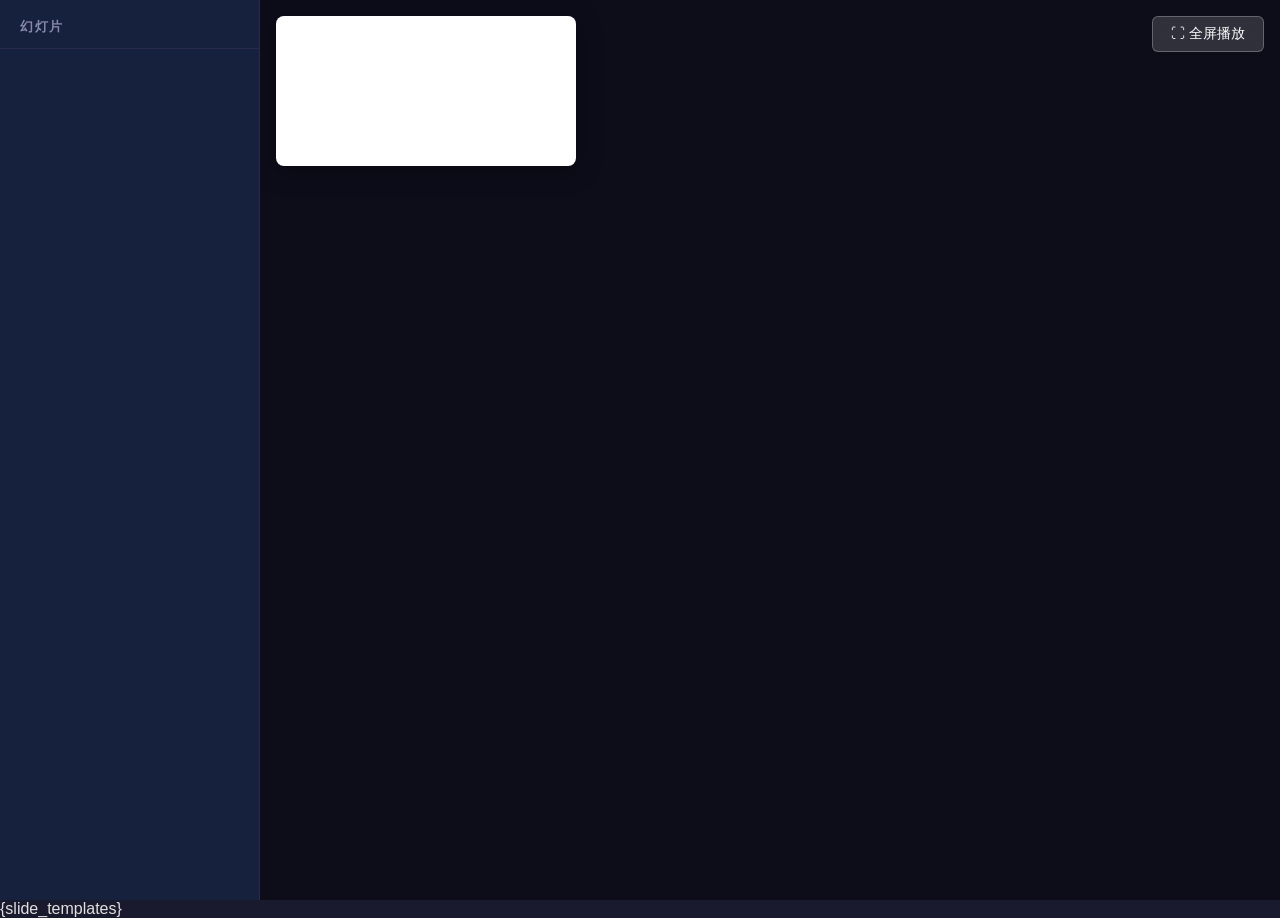
<file: resource/ppt_templates/ppt_viewer.html>
<!DOCTYPE html>
<html lang="zh-CN">
<head>
<meta charset="UTF-8">
<meta name="viewport" content="width=device-width, initial-scale=1.0">
<title>PPT 播放器</title>
<style>
  * { margin: 0; padding: 0; box-sizing: border-box; }

  body {
    font-family: "Noto Sans SC", "Source Han Sans SC", "PingFang SC", "Microsoft YaHei", "Segoe UI", sans-serif;
    background: #1a1a2e;
    color: #e0e0e0;
    overflow: hidden;
    height: 100vh;
  }

  /* ===== App layout ===== */
  .app {
    display: flex;
    height: 100vh;
  }

  /* ===== Sidebar ===== */
  .sidebar {
    width: 260px;
    min-width: 260px;
    background: #16213e;
    overflow-y: auto;
    padding: 0 0 16px;
    border-right: 1px solid #2a2a4e;
  }

  .sidebar-header {
    padding: 18px 20px 12px;
    font-size: 13px;
    font-weight: 600;
    color: #8888aa;
    text-transform: uppercase;
    letter-spacing: 1.5px;
    border-bottom: 1px solid #2a2a4e;
    position: sticky;
    top: 0;
    background: #16213e;
    z-index: 1;
  }

  #navList {
    display: flex;
    flex-direction: column;
    align-items: center;
    gap: 10px;
    padding: 14px 0;
  }

  .nav-item {
    width: 200px;
    height: 200px;
    display: flex;
    flex-direction: column;
    align-items: center;
    justify-content: center;
    cursor: pointer;
    color: #333;
    font-size: 14px;
    transition: background 0.15s, color 0.15s, border-color 0.15s;
    border: 2px solid #ddd;
    border-radius: 10px;
    user-select: none;
    text-align: center;
    padding: 12px;
    gap: 8px;
    background: #f5f5f5;
  }

  .nav-item:hover {
    background: #eaeaea;
    border-color: #bbb;
  }

  .nav-item.active {
    background: #e8f0fe;
    color: #1a1a1a;
    border-color: #3498db;
  }

  .nav-item .nav-index {
    color: #999;
    font-size: 12px;
  }

  .nav-item.active .nav-index {
    color: #3498db;
  }

  .nav-item .nav-title {
    overflow: hidden;
    text-overflow: ellipsis;
    display: -webkit-box;
    -webkit-line-clamp: 4;
    -webkit-box-orient: vertical;
    line-height: 1.4;
    word-break: break-all;
  }

  /* ===== Main area ===== */
  .main {
    flex: 1;
    position: relative;
    background: #0d0d1a;
    overflow: hidden;
    padding: 16px;
  }

  #previewFrame {
    border: none;
    background: #fff;
    border-radius: 8px;
    box-shadow: 0 4px 24px rgba(0, 0, 0, 0.4);
  }

  /* ===== Player modal (fullscreen layer, identical to online player) ===== */
  .player-modal {
    display: none;
  }

  .player-frame {
    width: 100%;
    height: 100%;
    border: none;
    background: #000;
  }

  /* ===== Fullscreen button ===== */
  .fullscreen-btn {
    position: absolute;
    top: 16px;
    right: 16px;
    z-index: 100;
    background: rgba(255, 255, 255, 0.15);
    color: #fff;
    border: 1px solid rgba(255, 255, 255, 0.25);
    padding: 8px 18px;
    border-radius: 6px;
    cursor: pointer;
    font-size: 14px;
    backdrop-filter: blur(8px);
    -webkit-backdrop-filter: blur(8px);
    transition: background 0.15s, border-color 0.15s;
  }

  .fullscreen-btn:hover {
    background: rgba(255, 255, 255, 0.3);
    border-color: rgba(255, 255, 255, 0.4);
  }

  /* ===== Slide counter ===== */
  .slide-counter {
    position: absolute;
    top: 16px;
    left: 50%;
    transform: translateX(-50%);
    z-index: 100;
    color: #aaaacc;
    font-size: 13px;
    background: rgba(26, 26, 46, 0.7);
    padding: 6px 16px;
    border-radius: 20px;
    backdrop-filter: blur(8px);
    -webkit-backdrop-filter: blur(8px);
    display: none;
  }

  /* ===== Player hover zone (exit button, fullscreen mode) ===== */
  .player-hover-zone {
    position: absolute;
    top: 0;
    left: 0;
    right: 0;
    height: 40px;
    z-index: 10000;
    display: none;
    justify-content: center;
    align-items: center;
  }

  .player-hover-zone .player-exit-btn {
    opacity: 0;
    transition: opacity 0.2s;
    background: rgba(231, 76, 60, 0.8);
    color: #fff;
    border: none;
    width: 32px;
    height: 32px;
    border-radius: 50%;
    cursor: pointer;
    font-size: 18px;
    line-height: 1;
  }

  .player-hover-zone:hover .player-exit-btn {
    opacity: 1;
  }

  /* ===== Pen hover zone (right drawer, fullscreen mode) ===== */
  .pen-hover-zone {
    position: absolute;
    right: 0;
    top: 0;
    bottom: 0;
    width: 130px;
    z-index: 10001;
    display: none;
  }

  .pen-toolbar {
    position: absolute;
    right: 0;
    top: 50%;
    transform: translateY(-50%);
    display: flex;
    flex-direction: column;
    align-items: center;
    gap: 8px;
    width: 90px;
    padding: 14px 8px;
    background: rgba(26, 26, 46, 0.95);
    border: 1px solid #2a2a4e;
    border-radius: 8px 0 0 8px;
    z-index: 10002;
    opacity: 0;
    pointer-events: none;
    transition: opacity 0.2s;
  }

  .pen-hover-zone:hover .pen-toolbar {
    opacity: 1;
    pointer-events: auto;
  }

  .pen-btn {
    background: #2a2a4e;
    color: #ccc;
    border: 1px solid #3a3a6e;
    padding: 6px 10px;
    border-radius: 4px;
    cursor: pointer;
    font-size: 13px;
    white-space: nowrap;
    width: 100%;
    text-align: center;
    transition: background 0.15s;
  }

  .pen-btn:hover { background: #3a3a6e; }

  .pen-toggle-full { font-weight: 600; }

  .pen-toggle-full.active {
    background: #27ae60;
    color: #fff;
    border-color: #27ae60;
  }

  .pen-colors {
    display: flex;
    flex-direction: column;
    gap: 8px;
    padding: 2px 0;
  }

  .pen-color {
    width: 22px;
    height: 22px;
    border-radius: 50%;
    cursor: pointer;
    border: 2px solid transparent;
    transition: border-color 0.15s;
  }

  .pen-color.active { border-color: #fff; }
  .pen-color:hover { border-color: #ccc; }

  .pen-widths {
    display: flex;
    flex-direction: column;
    align-items: center;
    gap: 6px;
    padding: 2px 0;
  }

  .pen-width {
    width: 24px;
    height: 24px;
    cursor: pointer;
    border: 2px solid transparent;
    border-radius: 3px;
    position: relative;
    transition: border-color 0.15s;
    display: flex;
    align-items: center;
    justify-content: center;
  }

  .pen-width::after {
    content: "";
    display: block;
    background: #ccc;
    border-radius: 2px;
  }

  .pen-width[data-width="4"]::after  { width: 16px; height: 2px; }
  .pen-width[data-width="12"]::after { width: 16px; height: 5px; }
  .pen-width[data-width="20"]::after { width: 16px; height: 8px; }

  .pen-width.active { border-color: #fff; }
  .pen-width:hover { border-color: #ccc; }

  /* ===== Fullscreen mode overrides ===== */
  body.fullscreen .sidebar {
    display: none;
  }

  body.fullscreen #previewFrame {
    display: none;
  }

  body.fullscreen .fullscreen-btn,
  body.fullscreen .slide-counter {
    display: none;
  }

  body.fullscreen .player-modal {
    display: block;
    position: fixed;
    inset: 0;
    z-index: 9999;
    background: #000;
  }

  body.fullscreen .player-hover-zone {
    display: flex;
  }

  body.fullscreen .pen-hover-zone {
    display: block;
  }
</style>
</head>
<body>
<div class="app">
  <!-- Sidebar -->
  <aside class="sidebar" id="sidebar">
    <div class="sidebar-header">幻灯片</div>
    <div id="navList"></div>
  </aside>

  <!-- Main area -->
  <div class="main">
    <!-- Normal mode: scale to fit sidebar viewport -->
    <iframe id="previewFrame"></iframe>

    <button class="fullscreen-btn" id="fullscreenBtn">&#9974; 全屏播放</button>
    <div class="slide-counter" id="slideCounter">1 / 1</div>
  </div>
</div>

<!-- Fullscreen mode: fixed overlay layer (direct child of body, same as online player) -->
<div class="player-modal" id="playerModal">
  <div class="player-hover-zone" id="playerHoverZone">
    <button class="player-exit-btn" id="playerExitBtn">&#10005;</button>
  </div>
  <div class="pen-hover-zone" id="penHoverZone">
    <div class="pen-toolbar" id="penToolbar">
      <button class="pen-btn pen-toggle-full" id="penToggle">荧光笔</button>
      <div class="pen-colors" id="penColors">
        <span class="pen-color active" data-color="yellow" style="background:#f1c40f"></span>
        <span class="pen-color" data-color="red" style="background:#e74c3c"></span>
        <span class="pen-color" data-color="blue" style="background:#3498db"></span>
        <span class="pen-color" data-color="green" style="background:#2ecc71"></span>
        <span class="pen-color" data-color="black" style="background:#000;border:1px solid #555"></span>
        <span class="pen-color" data-color="white" style="background:#fff;border:1px solid #555"></span>
      </div>
      <div class="pen-widths" id="penWidths">
        <span class="pen-width" data-width="4" title="细"></span>
        <span class="pen-width active" data-width="12" title="中"></span>
        <span class="pen-width" data-width="20" title="粗"></span>
      </div>
      <button class="pen-btn" id="penClearPage">清除当前</button>
      <button class="pen-btn" id="penClearAll">全部清除</button>
      <button class="pen-btn" id="penUndo">撤销</button>
    </div>
  </div>
  <iframe id="playerFrame" class="player-frame"></iframe>
</div>

<!-- Slide templates: backend inserts <script type="text/html" id="slide-N"> blocks below -->
{slide_templates}

<script>
(function () {
  "use strict";

  // ===== Slide metadata (backend replaces {slides_json}) =====
  var SLIDES = {slides_json};

  // ===== Slide original size (backend replaces {slide_size}) =====
  var SLIDE_SIZE = {slide_size};

  var $ = function (s) { return document.querySelector(s); };

  // ===== State =====
  var _playerCurrent = 0;
  var _penActive = false;
  var _penColor = "yellow";
  var _penWidth = 12;
  var _isFullscreen = false;
  var _PEN_COLORS = {
    yellow: "rgba(241,196,15,0.35)",
    red: "rgba(231,76,60,0.35)",
    blue: "rgba(52,152,219,0.35)",
    green: "rgba(46,204,113,0.35)",
    black: "rgba(0,0,0,0.4)",
    white: "rgba(255,255,255,0.45)"
  };
  // Strokes only live within a single fullscreen session — cleared on enter/exit
  var _strokesMap = {};

  // ===== Helpers =====
  function _currentSlideIndex() {
    var sl = SLIDES[_playerCurrent];
    return sl ? sl.index : -1;
  }

  function _getSlideSrcdoc(i) {
    var sl = SLIDES[i];
    if (!sl) return "";
    var tpl = document.getElementById("slide-" + sl.index);
    return tpl ? tpl.textContent : "";
  }

  function _savePenStrokes() {
    var idx = _currentSlideIndex();
    if (idx < 0) return;
    try {
      var w = $("#playerFrame").contentWindow;
      if (w && w.__penGetStrokes) {
        _strokesMap[idx] = w.__penGetStrokes();
      }
    } catch (_) {}
  }

  function _callPen(method) {
    try {
      var w = $("#playerFrame").contentWindow;
      if (w && w.__pen) { w.__pen(method); }
    } catch (_) {}
  }

  // ===== Pen canvas injection — ONLY for #playerFrame (fullscreen iframe) =====
  function _injectPenCanvas() {
    try {
      var frame = $("#playerFrame");
      var win = frame.contentWindow;
      var doc = frame.contentDocument;
      if (!doc || !doc.body) return;

      // Hide scrollbar
      var style = doc.querySelector("#pen-scrollbar-style");
      if (!style) {
        style = doc.createElement("style");
        style.id = "pen-scrollbar-style";
        style.textContent = "html{scrollbar-width:none;-ms-overflow-style:none}html::-webkit-scrollbar{display:none}";
        doc.head.appendChild(style);
      }

      // Remove old canvas
      var old = doc.querySelector("#pen-canvas");
      if (old) old.remove();

      var canvas = doc.createElement("canvas");
      canvas.id = "pen-canvas";
      canvas.style.cssText = "position:absolute;top:0;left:0;z-index:9999;pointer-events:none;";
      doc.body.appendChild(canvas);

      var ctx = canvas.getContext("2d");
      var PEN_COLOR = _PEN_COLORS[_penColor] || "rgba(241,196,15,0.35)";
      var PEN_WIDTH = _penWidth || 12;
      var isDrawing = false;
      var strokes = [];
      var curStroke = null;
      var epsilon = 2;

      function resize() {
        canvas.width = doc.documentElement.scrollWidth || win.innerWidth;
        canvas.height = doc.documentElement.scrollHeight || win.innerHeight;
        canvas.style.width = canvas.width + "px";
        canvas.style.height = canvas.height + "px";
      }
      resize();
      win.addEventListener("resize", resize);

      function redraw() {
        ctx.clearRect(0, 0, canvas.width, canvas.height);
        ctx.lineCap = "round";
        ctx.lineJoin = "round";
        for (var i = 0; i < strokes.length; i++) {
          var s = strokes[i];
          var pts = s.points || s;
          if (pts.length < 2) continue;
          ctx.beginPath();
          ctx.strokeStyle = s.color || PEN_COLOR;
          ctx.lineWidth = s.width || PEN_WIDTH;
          ctx.moveTo(pts[0].x, pts[0].y);
          for (var j = 1; j < pts.length; j++) ctx.lineTo(pts[j].x, pts[j].y);
          ctx.stroke();
        }
      }

      win.__penGetStrokes = function () { return strokes; };
      win.__pen = function (cmd) {
        if (cmd === "enable") {
          canvas.style.pointerEvents = "auto";
        } else if (cmd === "disable") {
          canvas.style.pointerEvents = "none";
        } else if (cmd === "clear_page") {
          strokes = [];
          ctx.clearRect(0, 0, canvas.width, canvas.height);
        } else if (cmd === "undo") {
          strokes.pop();
          redraw();
        } else if (cmd && cmd.indexOf("set_color:") === 0) {
          var c = cmd.slice(10);
          PEN_COLOR = _PEN_COLORS[c] || PEN_COLOR;
        } else if (cmd && cmd.indexOf("set_width:") === 0) {
          PEN_WIDTH = parseInt(cmd.slice(10), 10) || PEN_WIDTH;
        } else if (cmd === "restore") {
          var idx = _currentSlideIndex();
          if (idx >= 0) {
            strokes = _strokesMap[idx] || [];
            redraw();
          }
        }
      };

      // Forward keydown from iframe to parent
      win.addEventListener("keydown", function (e) {
        if (e.key === "ArrowLeft") { e.preventDefault(); playerPrev(); }
        else if (e.key === "ArrowRight") { e.preventDefault(); playerNext(); }
        else if (e.key === "Escape") { e.preventDefault(); exitPlayer(); }
        else if (e.key === "p" || e.key === "P") {
          e.preventDefault();
          togglePen();
        } else if (e.key === "c" || e.key === "C") {
          e.preventDefault();
          clearCurrentPage();
        }
      });

      // Mouse drawing
      canvas.addEventListener("mousedown", function (e) {
        if (!isDrawing) {
          isDrawing = true;
          var s = { points: [{ x: e.pageX, y: e.pageY }], color: PEN_COLOR, width: PEN_WIDTH };
          strokes.push(s);
          curStroke = s;
        }
      });
      canvas.addEventListener("mousemove", function (e) {
        if (!isDrawing) return;
        var pts = curStroke.points;
        var p = { x: e.pageX, y: e.pageY };
        var last = pts[pts.length - 1];
        var dx = p.x - last.x, dy = p.y - last.y;
        if (dx * dx + dy * dy < epsilon * epsilon) return;
        pts.push(p);
        redraw();
      });
      canvas.addEventListener("mouseup", function () { isDrawing = false; _savePenStrokes(); });
      canvas.addEventListener("mouseleave", function () { if (isDrawing) { isDrawing = false; _savePenStrokes(); } });

      // Restore strokes for current slide
      var idx = _currentSlideIndex();
      if (idx >= 0 && _strokesMap[idx]) {
        strokes = _strokesMap[idx];
        redraw();
      }
      if (_penActive) { canvas.style.pointerEvents = "auto"; }
    } catch (_) { /* ignore */ }
  }

  // ===== Fit previewFrame to container (NORMAL MODE ONLY) =====
  // Fullscreen mode uses CSS: player-frame { width:100%; height:100% } — no scale needed.
  function fitFrame() {
    if (_isFullscreen) return; // Fullscreen: CSS 100%/100% handles it

    var container = $(".main");
    var style = getComputedStyle(container);
    var cw = container.clientWidth - parseFloat(style.paddingLeft) - parseFloat(style.paddingRight);
    var ch = container.clientHeight - parseFloat(style.paddingTop) - parseFloat(style.paddingBottom);
    var sw = SLIDE_SIZE.width;
    var sh = SLIDE_SIZE.height;

    var ratio = Math.min(cw / sw, ch / sh);
    var scaledW = sw * ratio;
    var scaledH = sh * ratio;
    var offsetX = (cw - scaledW) / 2;
    var offsetY = (ch - scaledH) / 2;

    var frame = $("#previewFrame");
    frame.style.width = sw + "px";
    frame.style.height = sh + "px";
    frame.style.transformOrigin = "top left";
    frame.style.transform = "translate(" + offsetX + "px," + offsetY + "px) scale(" + ratio + ")";
  }

  // ===== Fit playerFrame to screen (FULLSCREEN MODE ONLY) =====
  // For 9:16 portrait slides on landscape screens, we need explicit scale
  // to show the full slide without cropping (same as online player behavior).
  function fitPlayerFrame() {
    if (!_isFullscreen) return;

    var cw = window.innerWidth;
    var ch = window.innerHeight;
    var sw = SLIDE_SIZE.width;
    var sh = SLIDE_SIZE.height;

    var ratio = Math.min(cw / sw, ch / sh);
    var scaledW = sw * ratio;
    var scaledH = sh * ratio;
    var offsetX = (cw - scaledW) / 2;
    var offsetY = (ch - scaledH) / 2;

    var frame = $("#playerFrame");
    frame.style.width = sw + "px";
    frame.style.height = sh + "px";
    frame.style.transformOrigin = "top left";
    frame.style.transform = "translate(" + offsetX + "px," + offsetY + "px) scale(" + ratio + ")";
  }

  // ===== Slide navigation — syncs BOTH iframes =====
  function showSlide(i) {
    if (i < 0 || i >= SLIDES.length) return;
    _savePenStrokes();
    _playerCurrent = i;
    var html = _getSlideSrcdoc(i);

    // Always update previewFrame (normal mode)
    $("#previewFrame").srcdoc = html;

    // Update playerFrame if currently in fullscreen (or preload for fast switch)
    if (_isFullscreen) {
      var pf = $("#playerFrame");
      pf.srcdoc = html;
      pf.addEventListener("load", function onSlideLoad() {
        pf.removeEventListener("load", onSlideLoad);
        fitPlayerFrame();
      });
    }

    updateNavActive();
    updateCounter();
  }

  function playerPrev() {
    if (_playerCurrent > 0) showSlide(_playerCurrent - 1);
  }
  function playerNext() {
    if (_playerCurrent < SLIDES.length - 1) showSlide(_playerCurrent + 1);
  }

  // ===== Sidebar =====
  function buildSidebar() {
    var list = $("#navList");
    list.innerHTML = "";
    for (var i = 0; i < SLIDES.length; i++) {
      (function (idx) {
        var sl = SLIDES[idx];
        var item = document.createElement("div");
        item.className = "nav-item" + (idx === 0 ? " active" : "");
        item.dataset.idx = idx;
        var title = sl.title || ("第" + (idx + 1) + "页");
        var spanIdx = document.createElement("span");
        spanIdx.className = "nav-index";
        spanIdx.textContent = (idx + 1);
        var spanTitle = document.createElement("span");
        spanTitle.className = "nav-title";
        spanTitle.textContent = title;
        item.appendChild(spanIdx);
        item.appendChild(spanTitle);
        item.addEventListener("click", function () { showSlide(idx); });
        list.appendChild(item);
      })(i);
    }
  }

  function updateNavActive() {
    var items = document.querySelectorAll(".nav-item");
    for (var i = 0; i < items.length; i++) {
      if (parseInt(items[i].dataset.idx, 10) === _playerCurrent) {
        items[i].classList.add("active");
      } else {
        items[i].classList.remove("active");
      }
    }
  }

  function updateCounter() {
    $("#slideCounter").textContent = (_playerCurrent + 1) + " / " + SLIDES.length;
  }

  // ===== Fullscreen mode =====
  function enterFullscreen() {
    // 1. Reset fullscreen-session strokes — user confirmed drawing is cleared on enter
    _strokesMap = {};
    _penActive = false;
    _updatePenToggleUI();

    // 2. CSS: show player-modal (fixed inset 0), hide sidebar + previewFrame
    _isFullscreen = true;
    document.body.classList.add("fullscreen");

    // 3. Sync current slide into playerFrame
    var frame = $("#playerFrame");
    frame.srcdoc = _getSlideSrcdoc(_playerCurrent);
    // After iframe loads, scale it to fit the screen (handles 9:16 portrait → landscape)
    frame.addEventListener("load", function onFitLoad() {
      frame.removeEventListener("load", onFitLoad);
      fitPlayerFrame();
    });

    // 4. Try browser Fullscreen API — 对 #playerModal 全屏（和在线播放器一致）
    var el = $("#playerModal");
    if (el.requestFullscreen) {
      el.requestFullscreen().catch(function () {});
    } else if (el.webkitRequestFullscreen) {
      el.webkitRequestFullscreen();
    }
  }

  function exitPlayer() {
    _savePenStrokes();
    // 1. Clear all strokes — user confirmed drawing does not persist back to normal mode
    _strokesMap = {};
    _penActive = false;
    _updatePenToggleUI();

    // 2. CSS: return to normal mode layout
    _isFullscreen = false;
    document.body.classList.remove("fullscreen");

    // 3. Clear playerFrame scale transform
    var pf = $("#playerFrame");
    pf.style.transform = "";
    pf.style.width = "";
    pf.style.height = "";

    // 4. Exit browser Fullscreen API if active
    if (document.fullscreenElement) {
      document.exitFullscreen().catch(function () {});
    } else if (document.webkitFullscreenElement) {
      document.webkitExitFullscreen();
    }

    // 5. Re-fit previewFrame after layout returns
    fitFrame();
  }

  // ===== Pen toolbar actions =====
  function _updatePenToggleUI() {
    var btn = $("#penToggle");
    if (_penActive) { btn.classList.add("active"); }
    else { btn.classList.remove("active"); }
  }

  function togglePen() {
    _penActive = !_penActive;
    _updatePenToggleUI();
    _callPen(_penActive ? "enable" : "disable");
  }

  function clearCurrentPage() {
    var idx = _currentSlideIndex();
    if (idx >= 0) { _strokesMap[idx] = []; }
    _callPen("clear_page");
  }

  // ===== Init =====
  function init() {
    if (!SLIDES || !SLIDES.length) return;

    buildSidebar();

    // previewFrame load → fit for normal mode layout
    $("#previewFrame").addEventListener("load", function () {
      fitFrame();
    });

    // playerFrame load → inject pen canvas (fullscreen only)
    $("#playerFrame").addEventListener("load", function () {
      _injectPenCanvas();
    });

    // Initial slide — 从 URL ?slide=N 读取初始页（1-based），默认第 1 页
    var _initialSlide = 0;
    try {
      var params = new URLSearchParams(window.location.search);
      var s = parseInt(params.get("slide"), 10);
      if (!isNaN(s) && s >= 1 && s <= SLIDES.length) {
        _initialSlide = s - 1;
      }
    } catch (_) {}
    setTimeout(function () {
      showSlide(_initialSlide);
      fitFrame();
    }, 0);

    // Fullscreen button
    $("#fullscreenBtn").addEventListener("click", enterFullscreen);

    // Exit button (top hover zone)
    $("#playerExitBtn").addEventListener("click", exitPlayer);

    // Pen toggle
    $("#penToggle").addEventListener("click", togglePen);

    // Color picker
    var colorEls = document.querySelectorAll("#penColors .pen-color");
    for (var i = 0; i < colorEls.length; i++) {
      (function (el) {
        el.addEventListener("click", function () {
          for (var j = 0; j < colorEls.length; j++) colorEls[j].classList.remove("active");
          el.classList.add("active");
          _penColor = el.dataset.color;
          _callPen("set_color:" + _penColor);
        });
      })(colorEls[i]);
    }

    // Width picker
    var widthEls = document.querySelectorAll("#penWidths .pen-width");
    for (var k = 0; k < widthEls.length; k++) {
      (function (el) {
        el.addEventListener("click", function () {
          for (var j = 0; j < widthEls.length; j++) widthEls[j].classList.remove("active");
          el.classList.add("active");
          _penWidth = parseInt(el.dataset.width, 10);
          _callPen("set_width:" + _penWidth);
        });
      })(widthEls[k]);
    }

    // Clear page
    $("#penClearPage").addEventListener("click", clearCurrentPage);

    // Clear all
    $("#penClearAll").addEventListener("click", function () {
      _strokesMap = {};
      _callPen("clear_page");
    });

    // Undo
    $("#penUndo").addEventListener("click", function () {
      var idx = _currentSlideIndex();
      if (idx >= 0 && _strokesMap[idx] && _strokesMap[idx].length > 0) {
        _strokesMap[idx].pop();
        _callPen("undo");
      }
    });

    // Keyboard controls (parent window)
    window.addEventListener("keydown", function (e) {
      if (e.key === "ArrowLeft" && _isFullscreen) { e.preventDefault(); playerPrev(); }
      else if (e.key === "ArrowRight" && _isFullscreen) { e.preventDefault(); playerNext(); }
      else if (e.key === "Escape" && _isFullscreen) { e.preventDefault(); exitPlayer(); }
      else if ((e.key === "p" || e.key === "P") && _isFullscreen) {
        e.preventDefault();
        togglePen();
      } else if ((e.key === "c" || e.key === "C") && _isFullscreen) {
        e.preventDefault();
        clearCurrentPage();
      }
    });

    // Fullscreen API change event — sync CSS state when user exits via browser
    document.addEventListener("fullscreenchange", function () {
      if (!document.fullscreenElement && _isFullscreen) {
        exitPlayer();
      }
    });
    document.addEventListener("webkitfullscreenchange", function () {
      if (!document.webkitFullscreenElement && _isFullscreen) {
        exitPlayer();
      }
    });

    // Window resize → normal mode refit previewFrame, fullscreen refit playerFrame
    window.addEventListener("resize", function () {
      if (_isFullscreen) {
        fitPlayerFrame();
      } else {
        fitFrame();
      }
    });
  }

  init();
})();
</script>
</body>
</html>
</file>
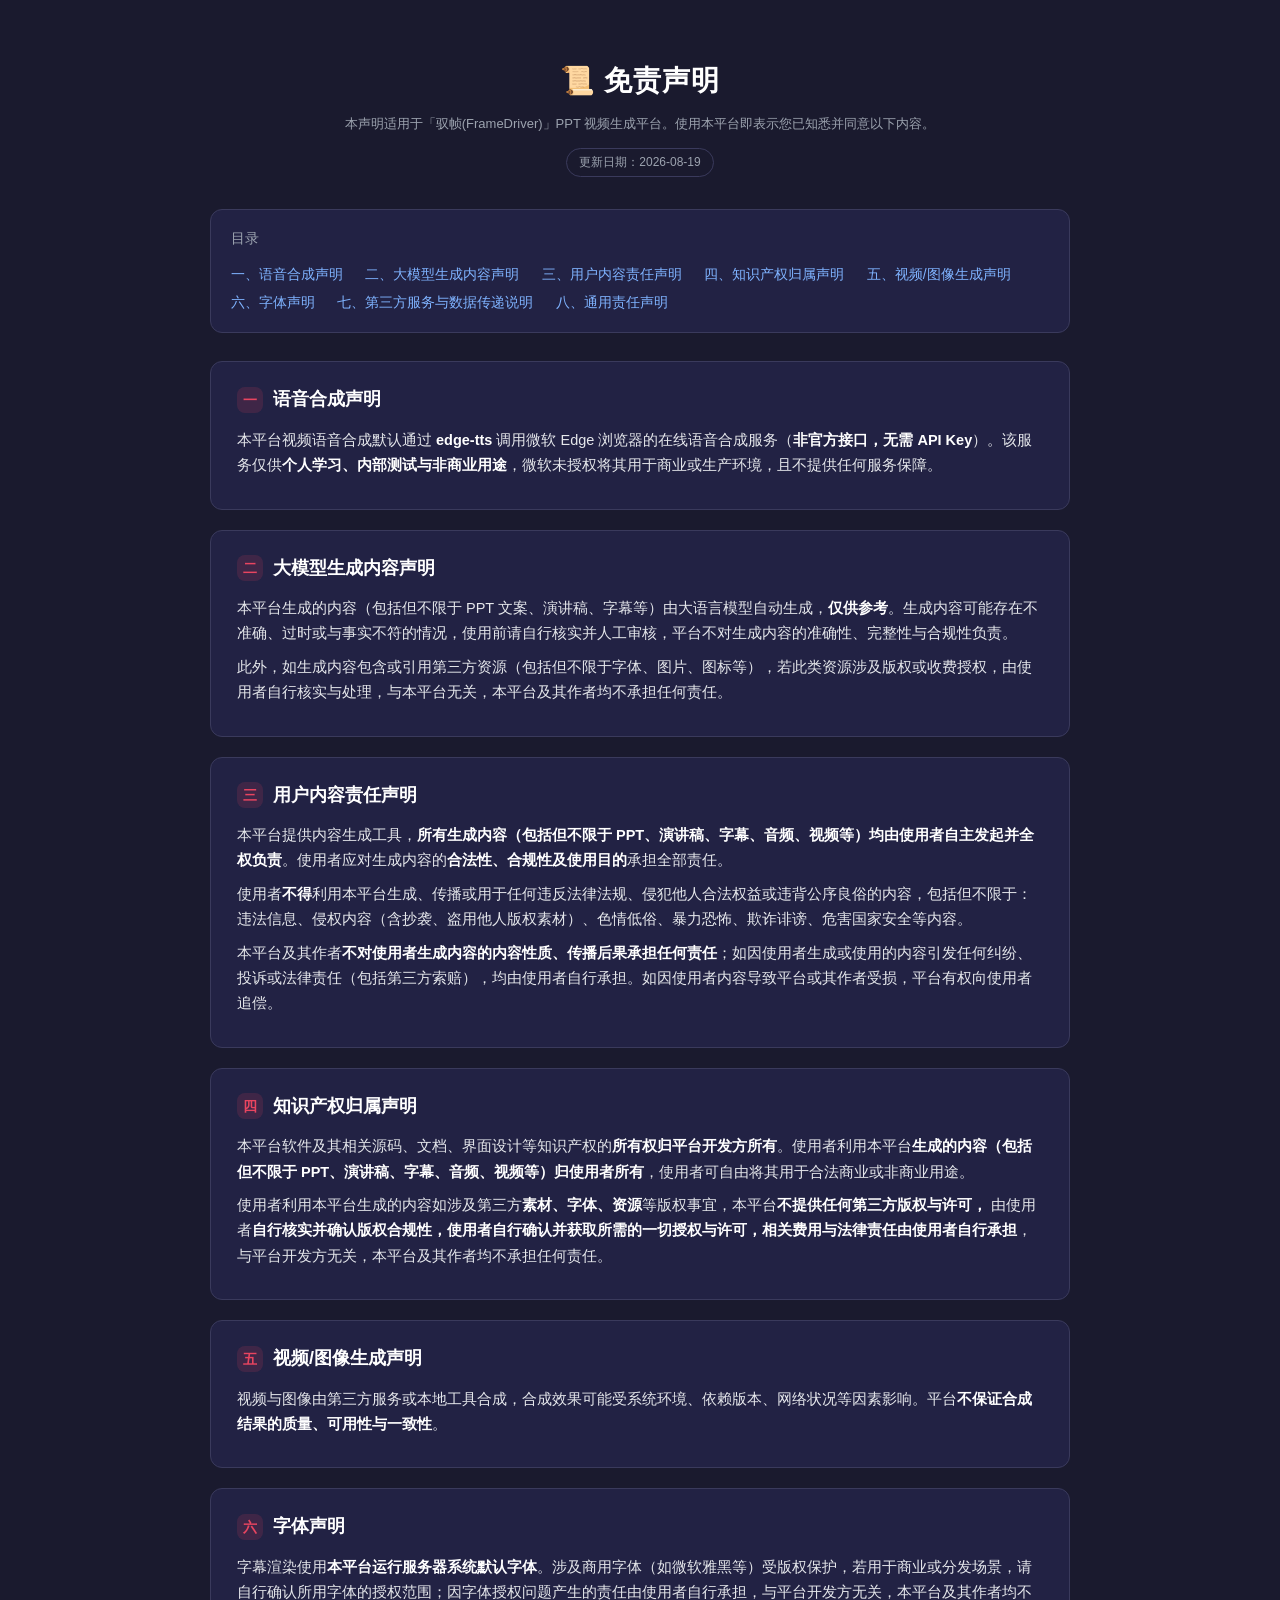
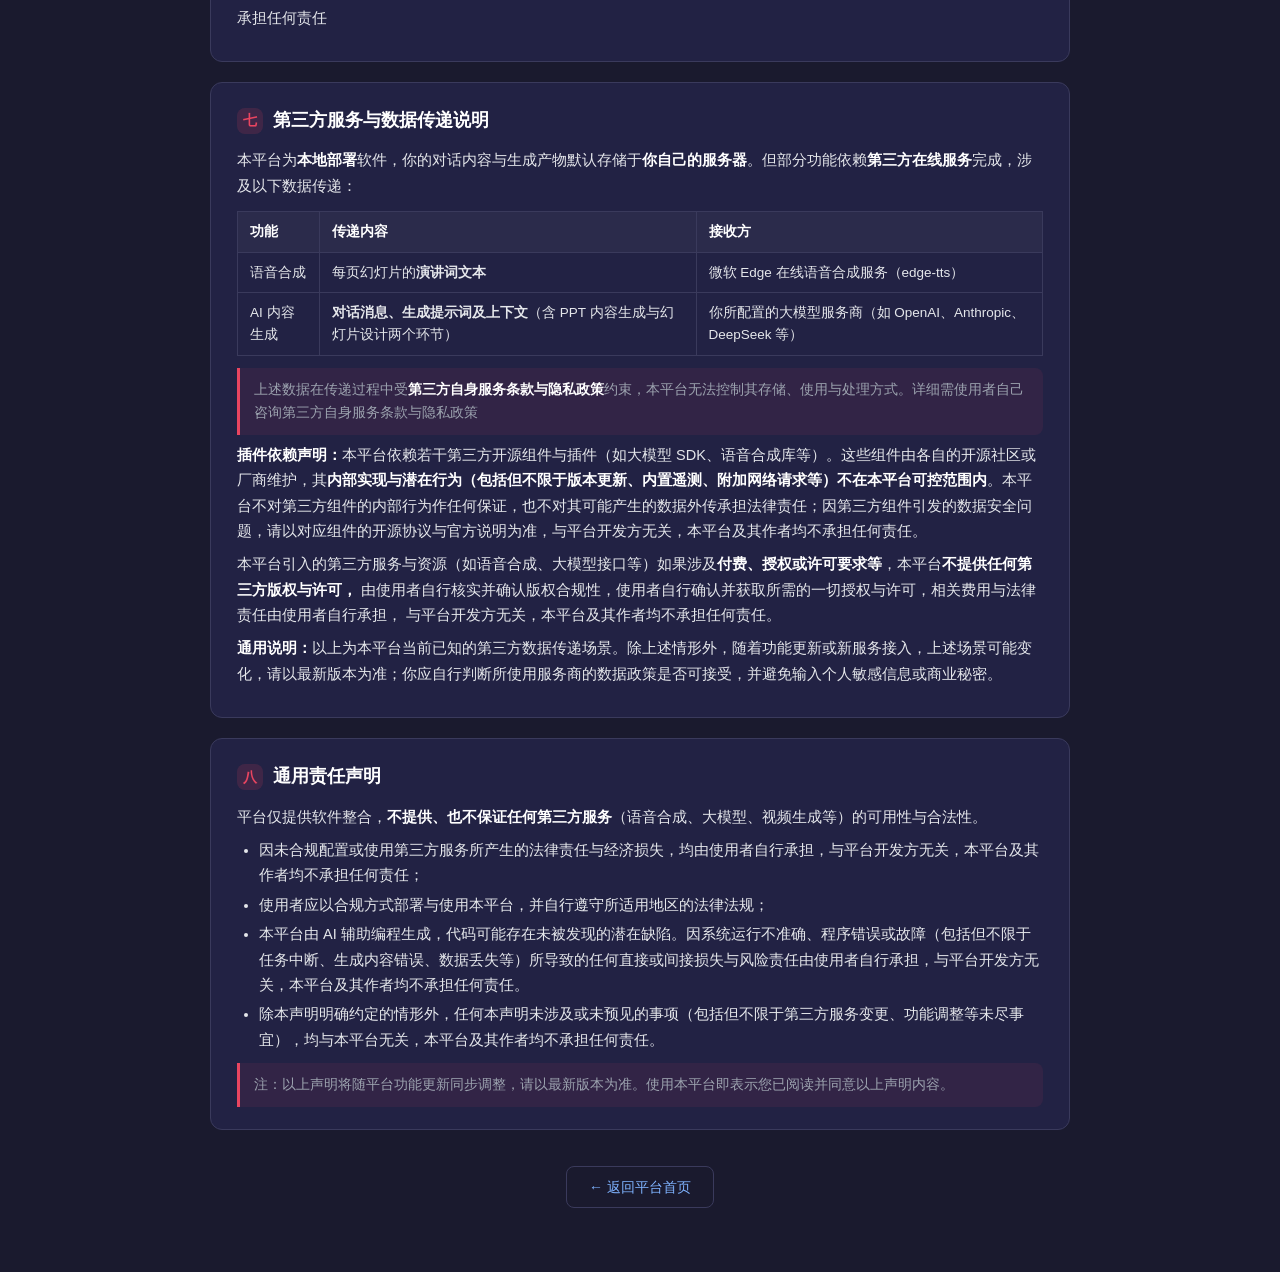
<file: presentation/web/static/declaration.html>
<!DOCTYPE html>
<html lang="zh-CN">
<head>
  <meta charset="UTF-8" />
  <meta name="viewport" content="width=device-width, initial-scale=1.0" />
  <title>免责声明 - 驭帧(FrameDriver)</title>
  <style>
    :root {
      --bg: #1a1a2e;
      --card: #222244;
      --border: #3a3a5c;
      --text: #ffffff;
      --text-muted: #9ca3af;
      --accent: #0f3460;
      --accent-hover: #1a4a8a;
      --section-num: #e94560;
    }
    * { box-sizing: border-box; margin: 0; padding: 0; }
    body {
      background: var(--bg);
      color: var(--text);
      font-family: "Noto Sans SC", "Source Han Sans SC", "PingFang SC", "Microsoft YaHei", "Segoe UI", sans-serif;
      line-height: 1.75;
      padding: 32px 16px 64px;
    }
    .container { max-width: 860px; margin: 0 auto; }

    /* 顶部 */
    .page-header { text-align: center; padding: 24px 0 32px; }
    .page-header h1 { font-size: 28px; letter-spacing: 1px; }
    .page-header .sub { color: var(--text-muted); font-size: 13px; margin-top: 8px; }
    .page-header .updated {
      display: inline-block; margin-top: 12px; padding: 3px 12px;
      border: 1px solid var(--border); border-radius: 999px;
      color: var(--text-muted); font-size: 12px;
    }

    /* 目录 */
    .toc {
      background: var(--card); border: 1px solid var(--border);
      border-radius: 12px; padding: 16px 20px; margin-bottom: 28px;
    }
    .toc-title { font-size: 14px; color: var(--text-muted); margin-bottom: 10px; }
    .toc a {
      color: #7fb3ff; text-decoration: none; font-size: 14px;
      margin-right: 18px; line-height: 2;
    }
    .toc a:hover { text-decoration: underline; }

    /* 板块卡片 */
    section.card {
      background: var(--card); border: 1px solid var(--border);
      border-radius: 12px; padding: 22px 26px; margin-bottom: 20px;
    }
    section.card h2 { font-size: 18px; margin-bottom: 12px; display: flex; align-items: center; gap: 10px; }
    section.card h2 .num {
      display: inline-flex; align-items: center; justify-content: center;
      width: 26px; height: 26px; border-radius: 8px; flex-shrink: 0;
      background: rgba(233, 69, 96, 0.15); color: var(--section-num);
      font-size: 14px; font-weight: 600;
    }
    section.card p { margin-bottom: 8px; font-size: 14.5px; color: #e5e7eb; }
    section.card p b { color: var(--text); }
    section.card ul { padding-left: 22px; margin-bottom: 8px; }
    section.card li { font-size: 14.5px; color: #e5e7eb; margin-bottom: 4px; }
    section.card .notice {
      margin-top: 10px; padding: 10px 14px; border-left: 3px solid var(--section-num);
      background: rgba(233, 69, 96, 0.08); border-radius: 0 8px 8px 0;
      font-size: 13.5px; color: var(--text-muted);
    }
    section.card .data-table {
      width: 100%; margin: 12px 0; border-collapse: collapse;
      font-size: 13.5px;
    }
    section.card .data-table th,
    section.card .data-table td {
      padding: 9px 12px; text-align: left;
      border: 1px solid var(--border); color: #e5e7eb;
      vertical-align: top; line-height: 1.6;
    }
    section.card .data-table th {
      background: rgba(255, 255, 255, 0.04); color: var(--text); font-weight: 600;
    }

    /* 底部 */
    .page-footer { text-align: center; margin-top: 36px; }
    .page-footer a {
      display: inline-block; color: #7fb3ff; text-decoration: none;
      font-size: 14px; border: 1px solid var(--border);
      padding: 8px 22px; border-radius: 8px; transition: background 0.2s;
    }
    .page-footer a:hover { background: var(--card); text-decoration: none; }
  </style>
</head>
<body>
  <div class="container">
    <header class="page-header">
      <h1>📜 免责声明</h1>
      <p class="sub">本声明适用于「驭帧(FrameDriver)」PPT 视频生成平台。使用本平台即表示您已知悉并同意以下内容。</p>
      <span class="updated">更新日期：2026-08-19</span>
    </header>

    <!-- 目录 -->
    <nav class="toc">
      <div class="toc-title">目录</div>
      <a href="#s1">一、语音合成声明</a>
      <a href="#s2">二、大模型生成内容声明</a>
      <a href="#s3">三、用户内容责任声明</a>
      <a href="#s4">四、知识产权归属声明</a>
      <a href="#s5">五、视频/图像生成声明</a>
      <a href="#s6">六、字体声明</a>
      <a href="#s7">七、第三方服务与数据传递说明</a>
      <a href="#s8">八、通用责任声明</a>
    </nav>

    <section class="card" id="s1">
      <h2><span class="num">一</span>语音合成声明</h2>
      <p>本平台视频语音合成默认通过 <b>edge-tts</b> 调用微软 Edge 浏览器的在线语音合成服务（<b>非官方接口，无需 API Key</b>）。该服务仅供<b>个人学习、内部测试与非商业用途</b>，微软未授权将其用于商业或生产环境，且不提供任何服务保障。</p>
    </section>

    <section class="card" id="s2">
      <h2><span class="num">二</span>大模型生成内容声明</h2>
      <p>本平台生成的内容（包括但不限于 PPT 文案、演讲稿、字幕等）由大语言模型自动生成，<b>仅供参考</b>。生成内容可能存在不准确、过时或与事实不符的情况，使用前请自行核实并人工审核，平台不对生成内容的准确性、完整性与合规性负责。</p>
      <p>此外，如生成内容包含或引用第三方资源（包括但不限于字体、图片、图标等），若此类资源涉及版权或收费授权，由使用者自行核实与处理，与本平台无关，本平台及其作者均不承担任何责任。</p>

    </section>

    <section class="card" id="s3">
      <h2><span class="num">三</span>用户内容责任声明</h2>
      <p>本平台提供内容生成工具，<b>所有生成内容（包括但不限于 PPT、演讲稿、字幕、音频、视频等）均由使用者自主发起并全权负责</b>。使用者应对生成内容的<b>合法性、合规性及使用目的</b>承担全部责任。</p>
      <p>使用者<b>不得</b>利用本平台生成、传播或用于任何违反法律法规、侵犯他人合法权益或违背公序良俗的内容，包括但不限于：违法信息、侵权内容（含抄袭、盗用他人版权素材）、色情低俗、暴力恐怖、欺诈诽谤、危害国家安全等内容。</p>
      <p>本平台及其作者<b>不对使用者生成内容的内容性质、传播后果承担任何责任</b>；如因使用者生成或使用的内容引发任何纠纷、投诉或法律责任（包括第三方索赔），均由使用者自行承担。如因使用者内容导致平台或其作者受损，平台有权向使用者追偿。</p>
    </section>

    <section class="card" id="s4">
      <h2><span class="num">四</span>知识产权归属声明</h2>
      <p>本平台软件及其相关源码、文档、界面设计等知识产权的<b>所有权归平台开发方所有</b>。使用者利用本平台<b>生成的内容（包括但不限于 PPT、演讲稿、字幕、音频、视频等）归使用者所有</b>，使用者可自由将其用于合法商业或非商业用途。</p>
      <p>使用者利用本平台生成的内容如涉及第三方<b>素材、字体、资源</b>等版权事宜，本平台<b>不提供任何第三方版权与许可，</b>
        由使用者<b>自行核实并确认版权合规性，使用者自行确认并获取所需的一切授权与许可，相关费用与法律责任由使用者自行承担</b>，
        与平台开发方无关，本平台及其作者均不承担任何责任。</p>
    </section>

    <section class="card" id="s5">
      <h2><span class="num">五</span>视频/图像生成声明</h2>
      <p>视频与图像由第三方服务或本地工具合成，合成效果可能受系统环境、依赖版本、网络状况等因素影响。平台<b>不保证合成结果的质量、可用性与一致性</b>。</p>
    </section>

    <section class="card" id="s6">
      <h2><span class="num">六</span>字体声明</h2>
      <p>字幕渲染使用<b>本平台运行服务器系统默认字体</b>。涉及商用字体（如微软雅黑等）受版权保护，若用于商业或分发场景，请自行确认所用字体的授权范围；因字体授权问题产生的责任由使用者自行承担，与平台开发方无关，本平台及其作者均不承担任何责任</p>
    </section>

    <section class="card" id="s7">
      <h2><span class="num">七</span>第三方服务与数据传递说明</h2>
      <p>本平台为<b>本地部署</b>软件，你的对话内容与生成产物默认存储于<b>你自己的服务器</b>。但部分功能依赖<b>第三方在线服务</b>完成，涉及以下数据传递：</p>
      <table class="data-table">
        <thead>
          <tr><th>功能</th><th>传递内容</th><th>接收方</th></tr>
        </thead>
        <tbody>
          <tr>
            <td>语音合成</td>
            <td>每页幻灯片的<b>演讲词文本</b></td>
            <td>微软 Edge 在线语音合成服务（edge-tts）</td>
          </tr>
          <tr>
            <td>AI 内容生成</td>
            <td><b>对话消息、生成提示词及上下文</b>（含 PPT 内容生成与幻灯片设计两个环节）</td>
            <td>你所配置的大模型服务商（如 OpenAI、Anthropic、DeepSeek 等）</td>
          </tr>
        </tbody>
      </table>
      <p class="notice">上述数据在传递过程中受<b>第三方自身服务条款与隐私政策</b>约束，本平台无法控制其存储、使用与处理方式。详细需使用者自己咨询第三方自身服务条款与隐私政策</p>
      <p><b>插件依赖声明：</b>本平台依赖若干第三方开源组件与插件（如大模型 SDK、语音合成库等）。这些组件由各自的开源社区或厂商维护，其<b>内部实现与潜在行为（包括但不限于版本更新、内置遥测、附加网络请求等）不在本平台可控范围内</b>。本平台不对第三方组件的内部行为作任何保证，也不对其可能产生的数据外传承担法律责任；因第三方组件引发的数据安全问题，请以对应组件的开源协议与官方说明为准，与平台开发方无关，本平台及其作者均不承担任何责任。</p>
      <p>本平台引入的第三方服务与资源（如语音合成、大模型接口等）如果涉及<b>付费、授权或许可要求等</b>，本平台<b>不提供任何第三方版权与许可，</b>
由使用者自行核实并确认版权合规性，使用者自行确认并获取所需的一切授权与许可，相关费用与法律责任由使用者自行承担，
与平台开发方无关，本平台及其作者均不承担任何责任。</p>
      <p><b>通用说明：</b>以上为本平台当前已知的第三方数据传递场景。除上述情形外，随着功能更新或新服务接入，上述场景可能变化，请以最新版本为准；你应自行判断所使用服务商的数据政策是否可接受，并避免输入个人敏感信息或商业秘密。</p>
    </section>

    <section class="card" id="s8">
      <h2><span class="num">八</span>通用责任声明</h2>
      <p>平台仅提供软件整合，<b>不提供、也不保证任何第三方服务</b>（语音合成、大模型、视频生成等）的可用性与合法性。</p>
      <ul>
        <li>因未合规配置或使用第三方服务所产生的法律责任与经济损失，均由使用者自行承担，与平台开发方无关，本平台及其作者均不承担任何责任；</li>
        <li>使用者应以合规方式部署与使用本平台，并自行遵守所适用地区的法律法规；</li>
        <li>本平台由 AI 辅助编程生成，代码可能存在未被发现的潜在缺陷。因系统运行不准确、程序错误或故障（包括但不限于任务中断、生成内容错误、数据丢失等）所导致的任何直接或间接损失与风险责任由使用者自行承担，与平台开发方无关，本平台及其作者均不承担任何责任。</li>
        <li>除本声明明确约定的情形外，任何本声明未涉及或未预见的事项（包括但不限于第三方服务变更、功能调整等未尽事宜），均与本平台无关，本平台及其作者均不承担任何责任。</li>
      </ul>
      <div class="notice">注：以上声明将随平台功能更新同步调整，请以最新版本为准。使用本平台即表示您已阅读并同意以上声明内容。</div>
    </section>

    <footer class="page-footer">
      <a href="/">← 返回平台首页</a>
    </footer>
  </div>
</body>
</html>
</file>
